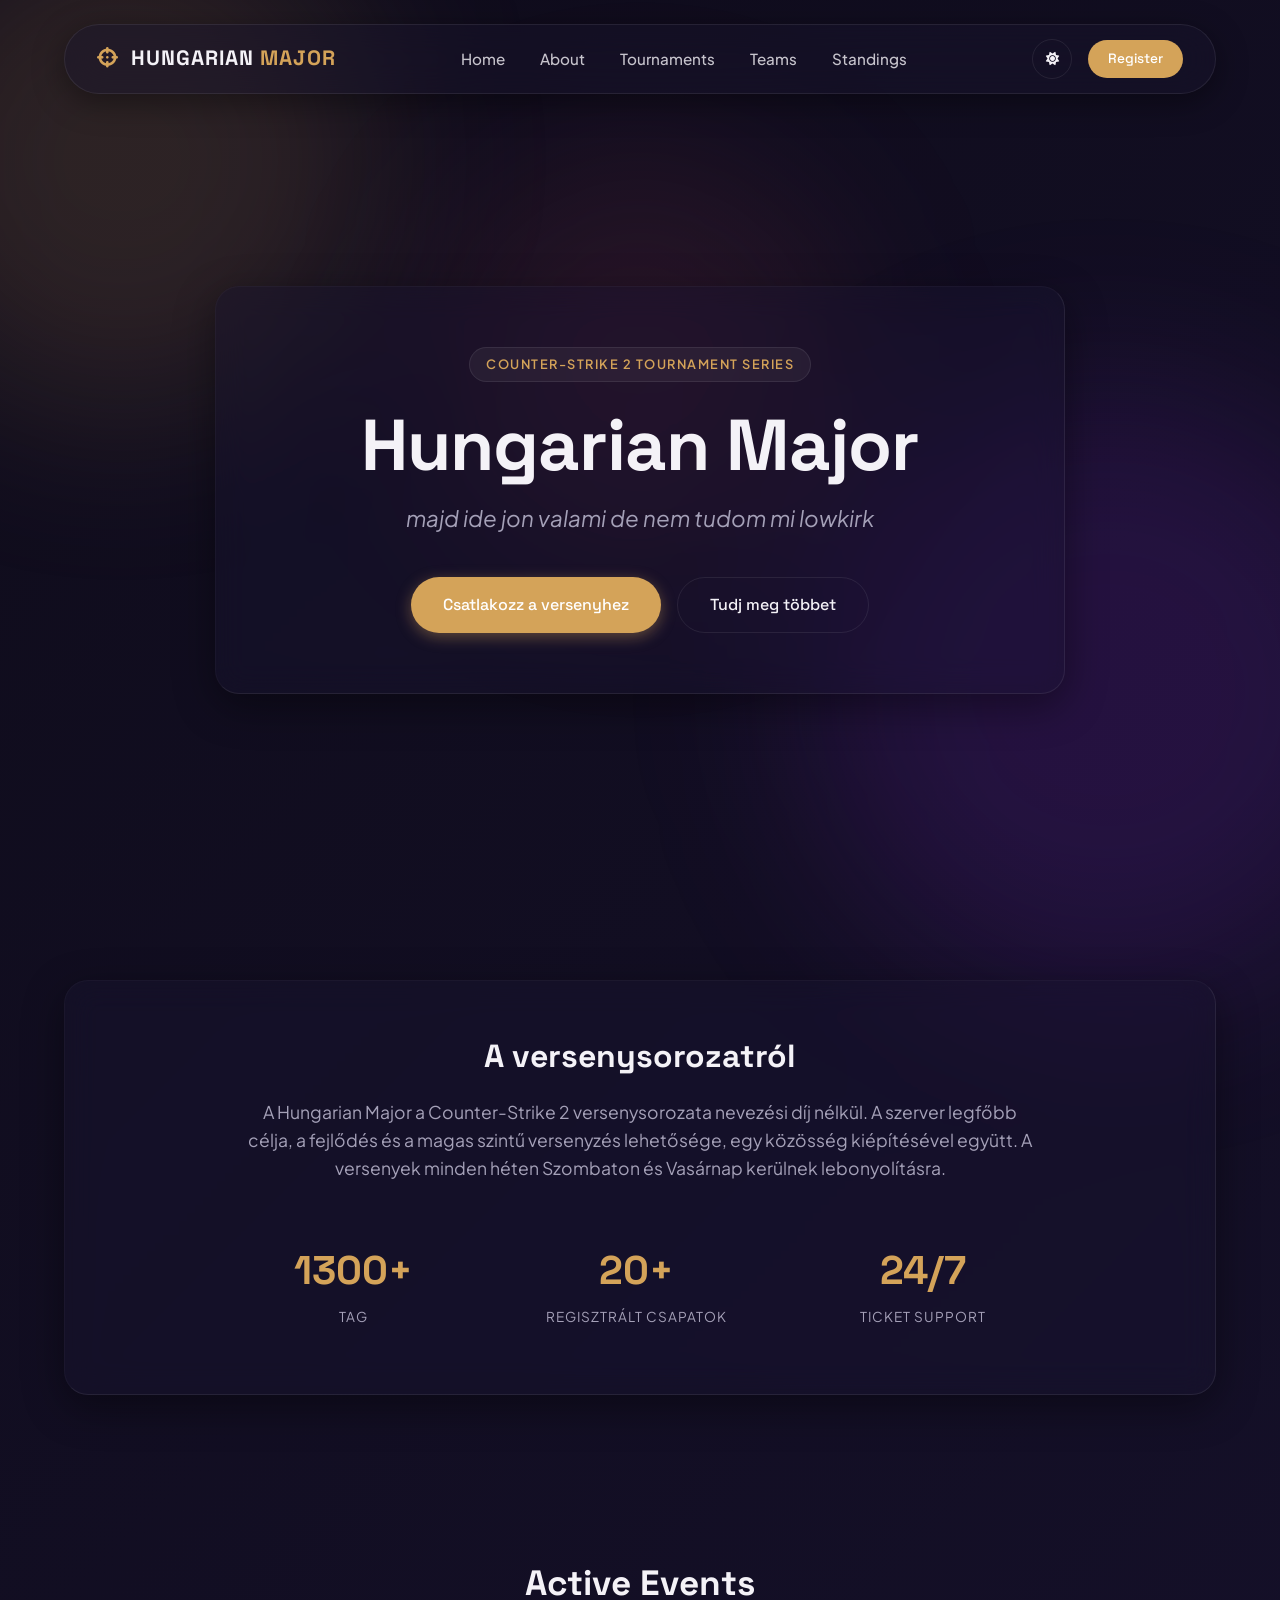
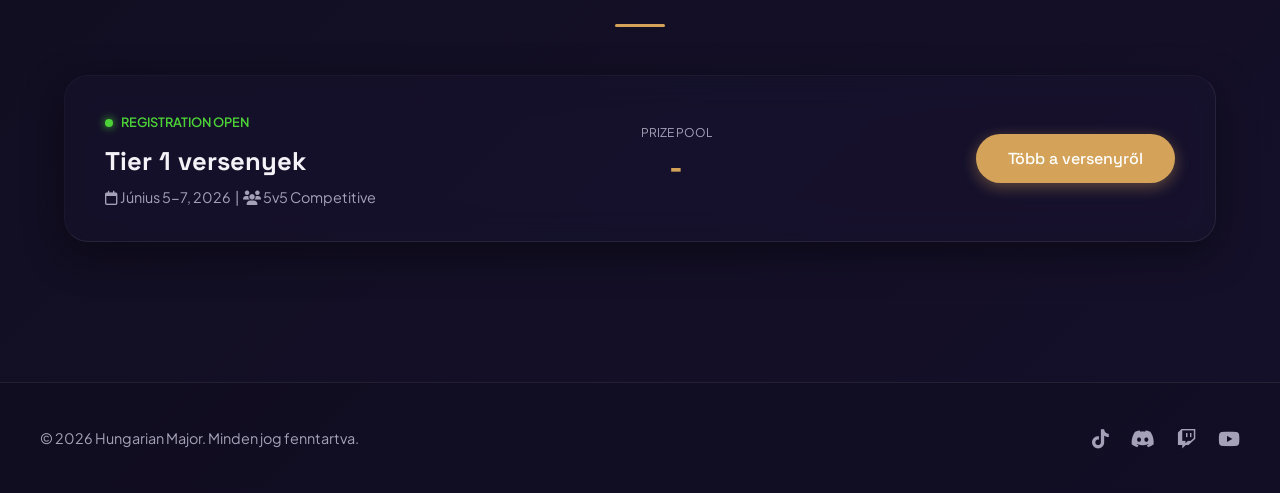
<file: index.html>
<!-- Az oldalt fejlesztette: RISKATELY | Az oldal kódjainak lelopása, vagy felhasználása tilos | Az oldal forráskódja NEM a Hungarian Major tulajdona-->
<!DOCTYPE html>
<html lang="en">
<head>
    <meta charset="UTF-8">
    <meta name="viewport" content="width=device-width, initial-scale=1.0">
    <title>Hungarian Major | CS2 Tournaments</title>
    <link rel="preconnect" href="https://fonts.googleapis.com">
    <link rel="preconnect" href="https://fonts.gstatic.com" crossorigin>
    <link href="https://fonts.googleapis.com/css2?family=Plus+Jakarta+Sans:wght@400;500;600&family=Space+Grotesk:wght@500;700&display=swap" rel="stylesheet">
    <link rel="stylesheet" href="https://cdnjs.cloudflare.com/ajax/libs/font-awesome/6.4.0/css/all.min.css">
    <link rel="stylesheet" href="style.css">
</head>
<body class="dark-theme">
    <div class="bg-blob blob-1"></div>
    <div class="bg-blob blob-2"></div>
    <div class="bg-blob blob-3"></div>

    <header class="navbar">
        <div class="logo">
            <i class="fa-solid fa-crosshairs"></i> HUNGARIAN <span>MAJOR</span>
        </div>
        <nav class="nav-links">
            <a href="#hero">Home</a>
            <a href="#about">About</a>
            <a href="#tournaments">Tournaments</a>
            <a href="teams/csapatok.html">Teams</a>
            <a href="standing/helyezes.html">Standings</a>
        </nav> 
        </nav>
        </nav>
        <div class="nav-actions">
            <button id="theme-toggle" class="btn-icon" aria-label="Toggle Theme">
                <i class="fa-solid fa-sun"></i>
            </button>
            <a href="https://discord.gg/UFTUpCfgu" class="btn-primary-sm">Register</a>
        </div>
    </header>

    <main>
        <section id="hero" class="hero-section">
            <div class="glass-card hero-card">
                <span class="badge">Counter-Strike 2 Tournament Series</span>
                <h1>Hungarian Major</h1>
                <p class="tagline">majd ide jon valami de nem tudom mi lowkirk</p>
                <div class="hero-actions">
                    <a href="https://discord.gg/UFTUpCfgu" class="btn-primary">Csatlakozz a versenyhez</a>
                    <a href="#about" class="btn-secondary">Tudj meg többet</a>
                </div>
            </div>
        </section>


        <section id="about" class="section-container">
            <div class="glass-card about-card">
                <div class="about-content">
                    <h2>A versenysorozatról</h2>
                    <p>A Hungarian Major a Counter-Strike 2 versenysorozata nevezési díj nélkül. A szerver legfőbb célja, a fejlődés és a magas szintű versenyzés lehetősége, egy közösség kiépítésével együtt. A versenyek minden héten Szombaton és Vasárnap kerülnek lebonyolításra.</p>
                    <div class="stats-grid">
                        <div class="stat-item">
                            <span class="stat-number">1300+</span>
                            <span class="stat-label">Tag</span>
                        </div>
                        <div class="stat-item">
                            <span class="stat-number">20+</span>
                            <span class="stat-label">Regisztrált csapatok</span>
                        </div>
                        <div class="stat-item">
                            <span class="stat-number">24/7</span>
                            <span class="stat-label">Ticket Support</span>
                        </div>
                    </div>
                </div>
            </div>
        </section>

        <section id="tournaments" class="section-container">
            <h2 class="section-title">Active Events</h2>
            <div class="glass-card tournament-card">
                <div class="tournament-details">
                    <span class="status-live"><span class="dot"></span> Registration Open</span>
                    <h3>Tier 1 versenyek</h3>
                    <p><i class="fa-regular fa-calendar"></i> Június 5-7, 2026 &nbsp;|&nbsp; <i class="fa-solid fa-users"></i> 5v5 Competitive</p>
                </div>
                <div class="tournament-prize">
                    <span class="prize-label">Prize Pool</span>
                    <span class="prize-amount">-</span>
                </div>
                <button class="btn-primary" onclick="alert('Az oldal jelenleg nem elérhető!')">Több a versenyről</button>
            </div>
        </section>
    </main>

    <footer>
        <div class="footer-content">
            <p>&copy; 2026 Hungarian Major. Minden jog fenntartva.</p>
            <div class="social-links">
                <a href="https://www.tiktok.com/@hungarian.major" aria-label="TikTok"><i class="fa-brands fa-tiktok"></i></a>
                <a href="https://discord.gg/UFTUpCfgu" aria-label="Discord"><i class="fa-brands fa-discord"></i></a>
                <a href="https://www.twitch.tv/hungarian_major" aria-label="Twitch"><i class="fa-brands fa-twitch"></i></a>
                <a href="#" aria-label="YouTube"><i class="fa-brands fa-youtube"></i></a>
            </div>
        </div>
    </footer>

    <script src="theme.js"></script>
</body>
</html>
</file>
<file: style.css>
/* ==========================================================================
   1. VARIABLES & THEMES (Vintage Mood Palettes) [base64]
   ========================================================================== */
:root {
    --transition-speed: 0.4s;
    --font-heading: 'Space Grotesk', sans-serif;
    --font-body: 'Plus Jakarta Sans', sans-serif;
}

/* Dark Theme - Vintage Dark Cyberpunk (Deep plum/navy, gold/amber accents) */
.dark-theme {
    --bg-gradient: linear-gradient(135deg, #0f0c1b 0%, #15102a 100%);
    --blob-1: rgba(212, 163, 89, 0.15); /* Vintage Gold */
    --blob-2: rgba(138, 43, 226, 0.15); /* Deep Violet */
    --blob-3: rgba(244, 91, 105, 0.1);  /* Muted Crimson */
    
    --glass-bg: rgba(25, 20, 45, 0.45);
    --glass-border: rgba(255, 255, 255, 0.08);
    --glass-highlight: rgba(255, 255, 255, 0.03);
    --glass-shadow: rgba(0, 0, 0, 0.4);
    
    --text-main: #f4f2f7;
    --text-muted: #a5a1b8;
    --accent: #d4a359; /* Vintage Amber Gold */
    --accent-hover: #e5b873;
    --accent-glow: rgba(212, 163, 89, 0.4);
}

/* Light Theme - Vintage Warm Paper (Cream, sepia tones, dark sage/olive accents) */
.light-theme {
    --bg-gradient: linear-gradient(135deg, #f4efe2 0%, #eae3cc 100%);
    --blob-1: rgba(107, 138, 122, 0.2); /* Vintage Olive */
    --blob-2: rgba(214, 130, 93, 0.15);  /* Burnt Orange */
    --blob-3: rgba(186, 151, 120, 0.2);  /* Warm Sepia */
    
    --glass-bg: rgba(255, 253, 247, 0.4);
    --glass-border: rgba(0, 0, 0, 0.07);
    --glass-highlight: rgba(255, 255, 255, 0.5);
    --glass-shadow: rgba(60, 50, 40, 0.08);
    
    --text-main: #2b261f;
    --text-muted: #615a4f;
    --accent: #4a6b58; /* Deep Vintage Sage */
    --accent-hover: #375242;
    --accent-glow: rgba(74, 107, 88, 0.3);
}

/* ==========================================================================
   2. BASE STYLES & RESET
   ========================================================================== */
* {
    box-sizing: border-box;
    margin: 0;
    padding: 0;
}

html {
    scroll-behavior: smooth;
}

body {
    font-family: var(--font-body);
    background: var(--bg-gradient);
    color: var(--text-main);
    min-height: 100vh;
    overflow-x: hidden;
    position: relative;
    transition: background var(--transition-speed) ease, color var(--transition-speed) ease;
    line-height: 1.6;
}

/* Ambient Background Glassmorphism Blobs */
.bg-blob {
    position: fixed;
    border-radius: 50%;
    filter: blur(90px);
    z-index: -1;
    transition: background var(--transition-speed) ease;
}
.blob-1 { width: 500px; height: 500px; top: -10%; left: -10%; background: var(--blob-1); }
.blob-2 { width: 600px; height: 600px; bottom: -10%; right: -10%; background: var(--blob-2); }
.blob-3 { width: 400px; height: 400px; top: 40%; left: 50%; transform: translate(-50%, -50%); background: var(--blob-3); }

/* ==========================================================================
   3. REUSABLE GLASS COMPONENTS
   ========================================================================== */
.glass-card {
    background: var(--glass-bg);
    backdrop-filter: blur(16px) saturate(120%);
    -webkit-backdrop-filter: blur(16px) saturate(120%);
    border: 1px solid var(--glass-border);
    border-top: 1px solid var(--glass-highlight);
    border-left: 1px solid var(--glass-highlight);
    border-radius: 24px;
    box-shadow: 0 12px 40px 0 var(--glass-shadow);
    transition: transform 0.3s ease, box-shadow 0.3s ease, background var(--transition-speed) ease;
}

/* ==========================================================================
   4. NAVIGATION BAR
   ========================================================================== */
.navbar {
    position: fixed;
    top: 24px;
    left: 50%;
    transform: translateX(-50%);
    width: 90%;
    max-width: 1200px;
    height: 70px;
    padding: 0 32px;
    display: flex;
    justify-content: space-between;
    align-items: center;
    z-index: 1000;
    
    background: var(--glass-bg);
    backdrop-filter: blur(20px);
    -webkit-backdrop-filter: blur(20px);
    border: 1px solid var(--glass-border);
    border-radius: 50px;
    box-shadow: 0 8px 32px 0 var(--glass-shadow);
}

.logo {
    font-family: var(--font-heading);
    font-weight: 700;
    font-size: 1.3rem;
    letter-spacing: 1px;
}
.logo span { color: var(--accent); }
.logo i { margin-right: 6px; color: var(--accent); }

.nav-links a {
    color: var(--text-main);
    text-decoration: none;
    margin: 0 16px;
    font-weight: 500;
    font-size: 0.95rem;
    opacity: 0.8;
    transition: opacity 0.2s, color 0.2s;
}
.nav-links a:hover { opacity: 1; color: var(--accent); }

.nav-actions { display: flex; align-items: center; gap: 16px; }

/* ==========================================================================
   5. BUTTONS
   ========================================================================== */
.btn-primary, .btn-primary-sm, .btn-secondary {
    font-family: var(--font-heading);
    font-weight: 500;
    text-decoration: none;
    cursor: pointer;
    transition: all 0.3s ease;
    border-radius: 50px;
    display: inline-flex;
    align-items: center;
    justify-content: center;
}

.btn-primary {
    background: var(--accent);
    color: #fff !important;
    border: none;
    padding: 14px 32px;
    font-size: 1rem;
    box-shadow: 0 4px 15px var(--accent-glow);
}
.btn-primary:hover {
    background: var(--accent-hover);
    transform: translateY(-2px);
    box-shadow: 0 6px 20px var(--accent-glow);
}

.btn-primary-sm {
    background: var(--accent);
    color: #fff !important;
    border: none;
    padding: 8px 20px;
    font-size: 0.85rem;
}
.btn-primary-sm:hover { background: var(--accent-hover); }

.btn-secondary {
    background: transparent;
    color: var(--text-main);
    border: 1px solid var(--glass-border);
    padding: 14px 32px;
    font-size: 1rem;
}
.btn-secondary:hover {
    background: rgba(255, 255, 255, 0.05);
    transform: translateY(-2px);
}

.btn-icon {
    background: transparent;
    border: 1px solid var(--glass-border);
    color: var(--text-main);
    width: 40px;
    height: 40px;
    border-radius: 50%;
    cursor: pointer;
    display: flex;
    align-items: center;
    justify-content: center;
    transition: background 0.2s;
}
.btn-icon:hover { background: rgba(255, 255, 255, 0.1); }

/* ==========================================================================
   6. SECTIONS LAYOUT
   ========================================================================== */
.section-container {
    max-width: 1200px;
    margin: 0 auto;
    padding: 80px 24px;
}

.section-title {
    font-family: var(--font-heading);
    font-size: 2.2rem;
    text-align: center;
    margin-bottom: 48px;
    position: relative;
}
.section-title::after {
    content: '';
    display: block;
    width: 50px;
    height: 3px;
    background: var(--accent);
    margin: 12px auto 0;
    border-radius: 2px;
}

/* Grid helper */
.grid-3-col {
    display: grid;
    grid-template-columns: repeat(auto-fit, minmax(300px, 1fr));
    gap: 32px;
}

/* Hero Section */
.hero-section {
    min-height: 100vh;
    display: flex;
    align-items: center;
    justify-content: center;
    padding: 140px 24px 60px;
}

.hero-card {
    max-width: 850px;
    width: 100%;
    padding: 60px 40px;
    text-align: center;
    animation: fadeInUp 0.8s ease-out;
}

.badge {
    display: inline-block;
    padding: 6px 16px;
    background: rgba(255, 255, 255, 0.05);
    border: 1px solid var(--glass-border);
    border-radius: 50px;
    font-size: 0.8rem;
    font-weight: 600;
    text-transform: uppercase;
    letter-spacing: 1.5px;
    color: var(--accent);
    margin-bottom: 24px;
}

.hero-card h1 {
    font-family: var(--font-heading);
    font-size: clamp(2.5rem, 6vw, 4.5rem);
    line-height: 1.1;
    margin-bottom: 16px;
    font-weight: 700;
    letter-spacing: -1px;
}

.tagline {
    font-size: clamp(1.1rem, 2.5vw, 1.4rem);
    color: var(--text-muted);
    margin-bottom: 40px;
    font-style: italic;
}

.hero-actions {
    display: flex;
    justify-content: center;
    gap: 16px;
    flex-wrap: wrap;
}

/* Features Section */
.feature-card {
    padding: 40px 32px;
}
.feature-card:hover {
    transform: translateY(-8px);
    box-shadow: 0 16px 50px 0 var(--glass-shadow);
}
.feature-icon {
    font-size: 2.5rem;
    color: var(--accent);
    margin-bottom: 24px;
}
.feature-card h3 {
    font-family: var(--font-heading);
    font-size: 1.4rem;
    margin-bottom: 12px;
}
.feature-card p {
    color: var(--text-muted);
    font-size: 0.95rem;
}

/* About Section */
.about-card {
    padding: 50px;
}
.about-content {
    max-width: 800px;
    margin: 0 auto;
    text-align: center;
}
.about-content h2 {
    font-family: var(--font-heading);
    font-size: 2rem;
    margin-bottom: 16px;
}
.about-content p {
    color: var(--text-muted);
    font-size: 1.1rem;
    margin-bottom: 40px;
}
.stats-grid {
    display: flex;
    justify-content: space-around;
    flex-wrap: wrap;
    gap: 24px;
}
.stat-item {
    padding: 16px;
}
.stat-number {
    display: block;
    font-family: var(--font-heading);
    font-size: 2.5rem;
    font-weight: 700;
    color: var(--accent);
}
.stat-label {
    font-size: 0.85rem;
    text-transform: uppercase;
    letter-spacing: 1px;
    color: var(--text-muted);
}

/* Tournaments Section */
.tournament-card {
    display: flex;
    align-items: center;
    justify-content: space-between;
    padding: 32px 40px;
    flex-wrap: wrap;
    gap: 24px;
}
.status-live {
    display: inline-flex;
    align-items: center;
    gap: 8px;
    font-size: 0.8rem;
    text-transform: uppercase;
    font-weight: 600;
    color: #4cd137;
    margin-bottom: 8px;
}
.status-live .dot {
    width: 8px;
    height: 8px;
    background-color: #4cd137;
    border-radius: 50%;
    display: inline-block;
    box-shadow: 0 0 8px #4cd137;
}
.tournament-details h3 {
    font-family: var(--font-heading);
    font-size: 1.6rem;
    margin-bottom: 4px;
}
.tournament-details p {
    color: var(--text-muted);
    font-size: 0.9rem;
}
.tournament-prize {
    text-align: center;
}
.prize-label {
    display: block;
    font-size: 0.75rem;
    text-transform: uppercase;
    color: var(--text-muted);
}
.prize-amount {
    font-family: var(--font-heading);
    font-size: 2rem;
    font-weight: 700;
    color: var(--accent);
}

/* ==========================================================================
   7. FOOTER
   ========================================================================== */
footer {
    padding: 40px 24px;
    background: rgba(0,0,0,0.1);
    border-top: 1px solid var(--glass-border);
    margin-top: 60px;
}
.footer-content {
    max-width: 1200px;
    margin: 0 auto;
    display: flex;
    justify-content: space-between;
    align-items: center;
    flex-wrap: wrap;
    gap: 20px;
    font-size: 0.9rem;
    color: var(--text-muted);
}
.social-links a {
    color: var(--text-muted);
    font-size: 1.2rem;
    margin-left: 20px;
    transition: color 0.2s;
}
.social-links a:hover { color: var(--accent); }

/* ==========================================================================
   8. ANIMATIONS & RESPONSIVE DESIGN
   ========================================================================== */
@keyframes fadeInUp {
    from {
        opacity: 0;
        transform: translateY(20px);
    }
    to {
        opacity: 1;
        transform: translateY(0);
    }
}

@media (max-width: 768px) {
    .navbar {
        padding: 0 16px;
    }
    .nav-links {
        display: none; /* Simplification for mobile view minimal layout */
    }
    .hero-card {
        padding: 40px 20px;
    }
    .tournament-card {
        flex-direction: column;
        text-align: center;
        padding: 32px 20px;
    }
    .about-card {
        padding: 32px 20px;
    }
    .footer-content {
        flex-direction: column-reverse;
        text-align: center;
    }
    .social-links a {
        margin: 0 10px;
    }
}
</file>
